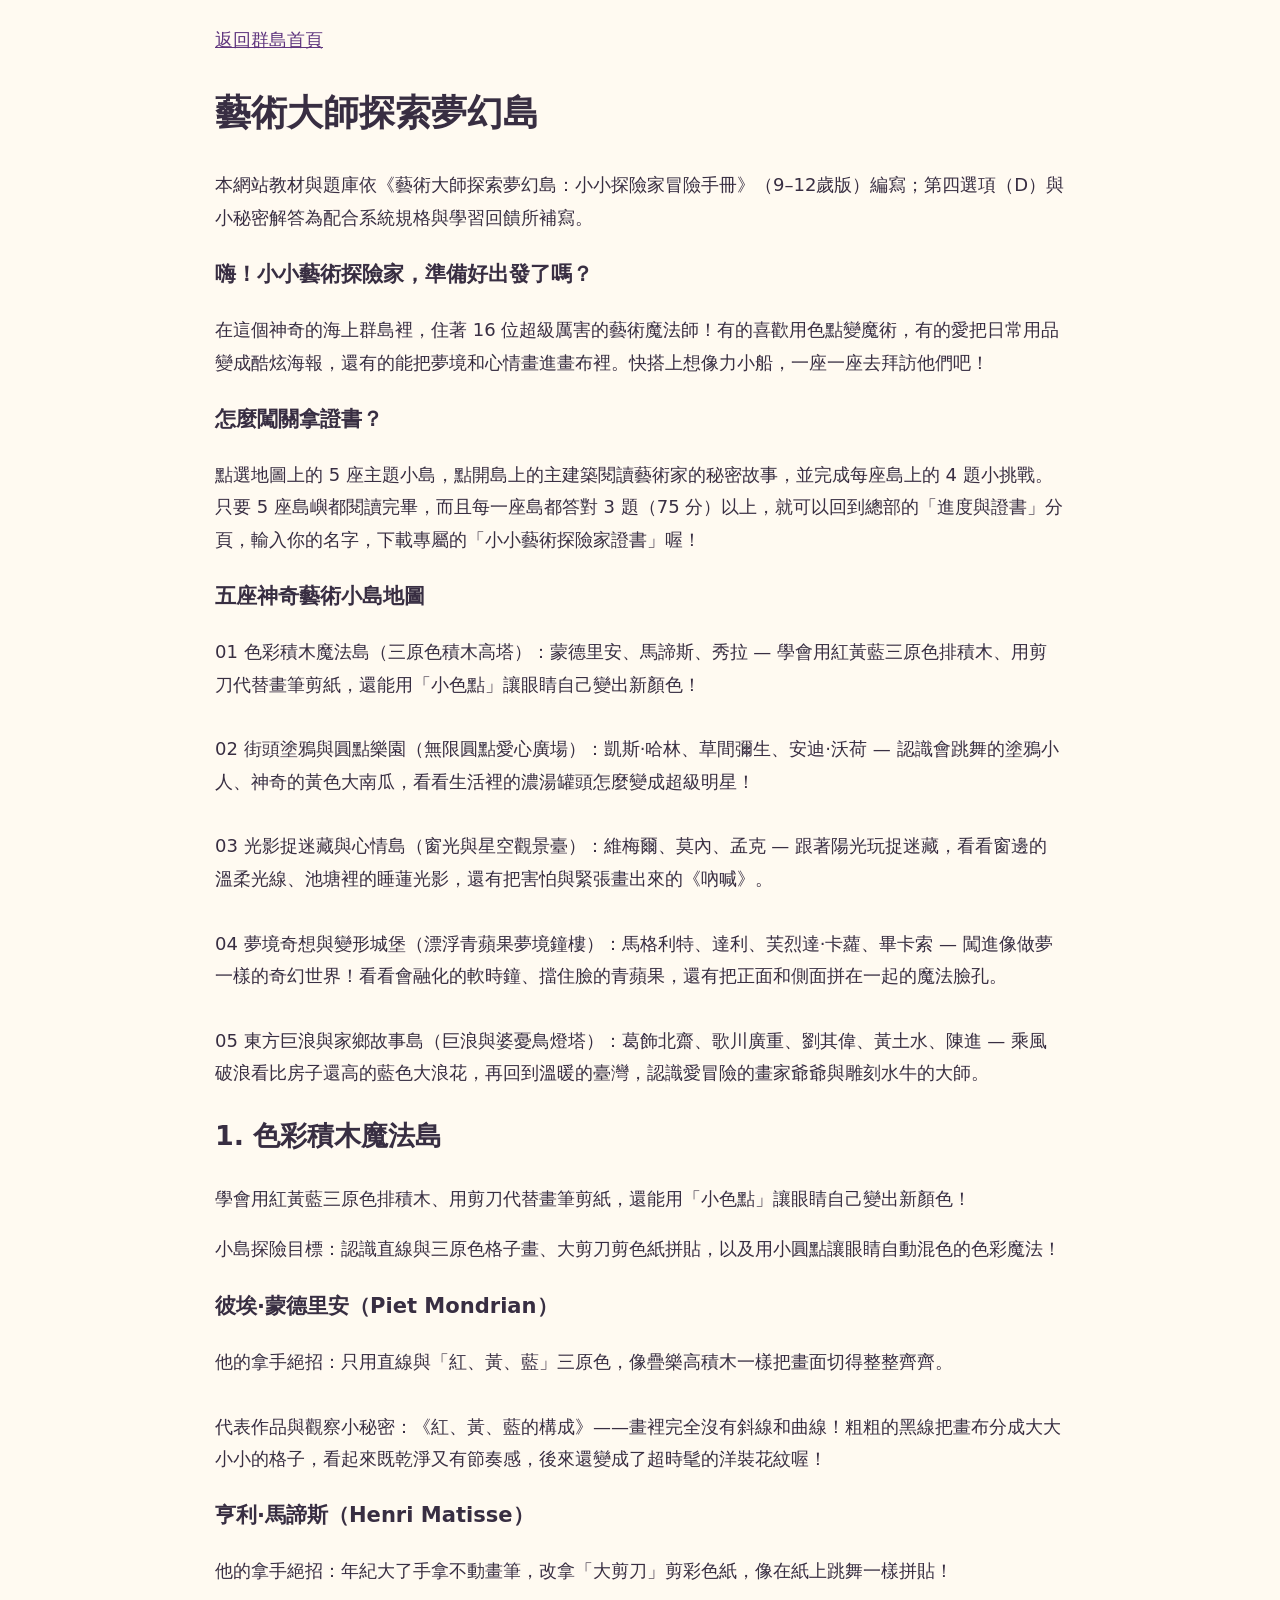
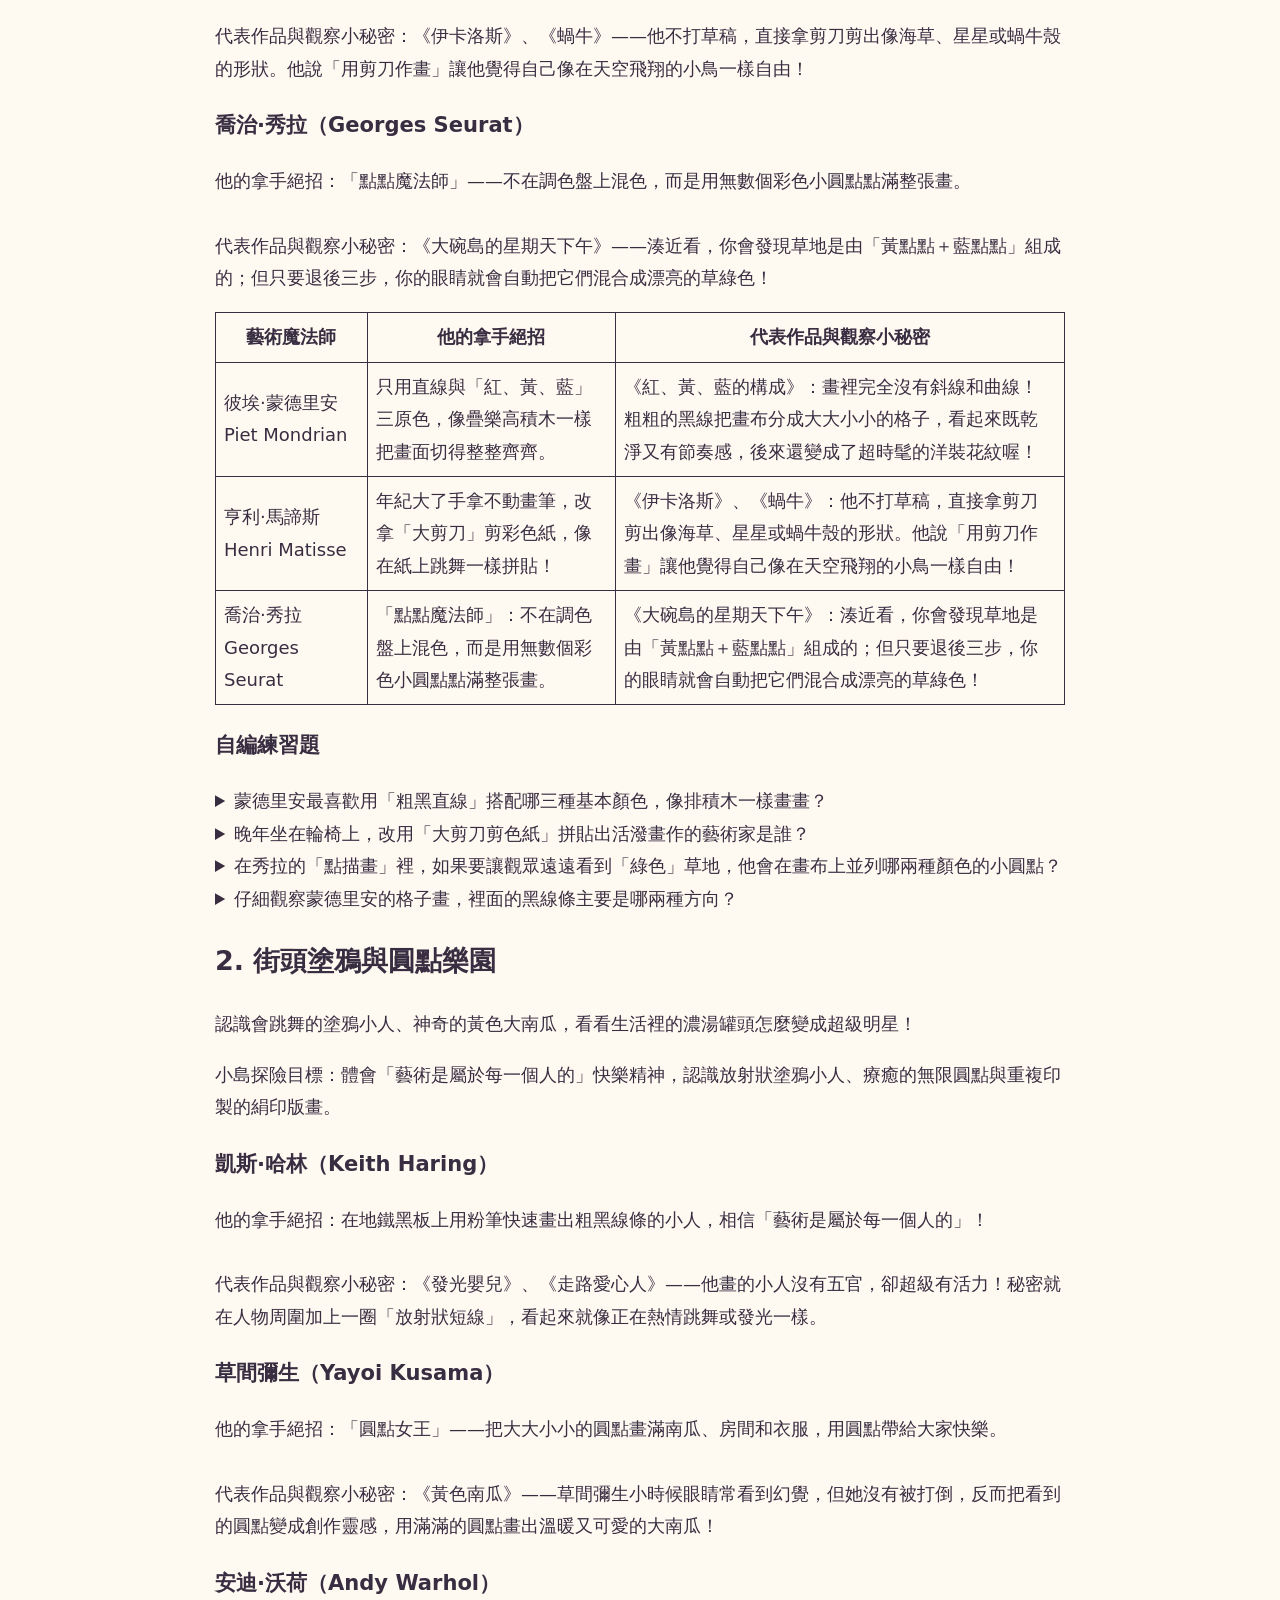
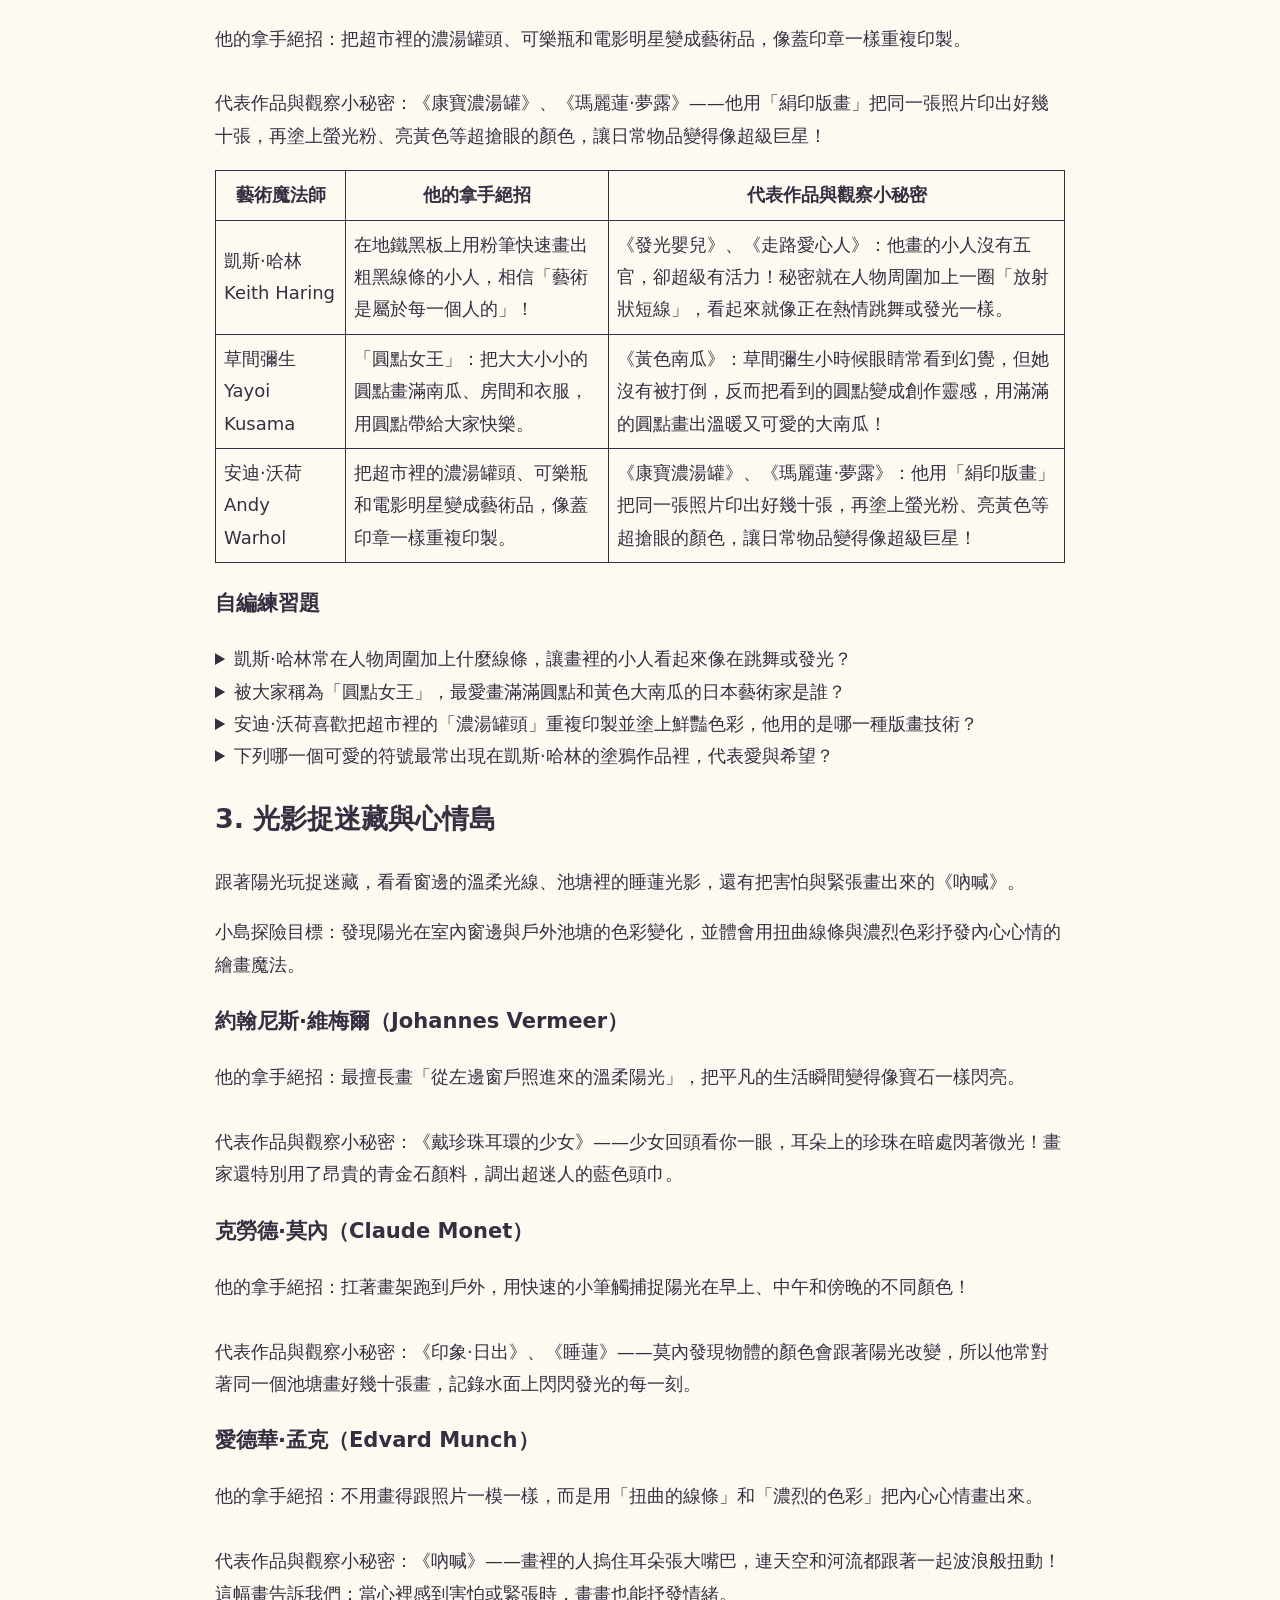
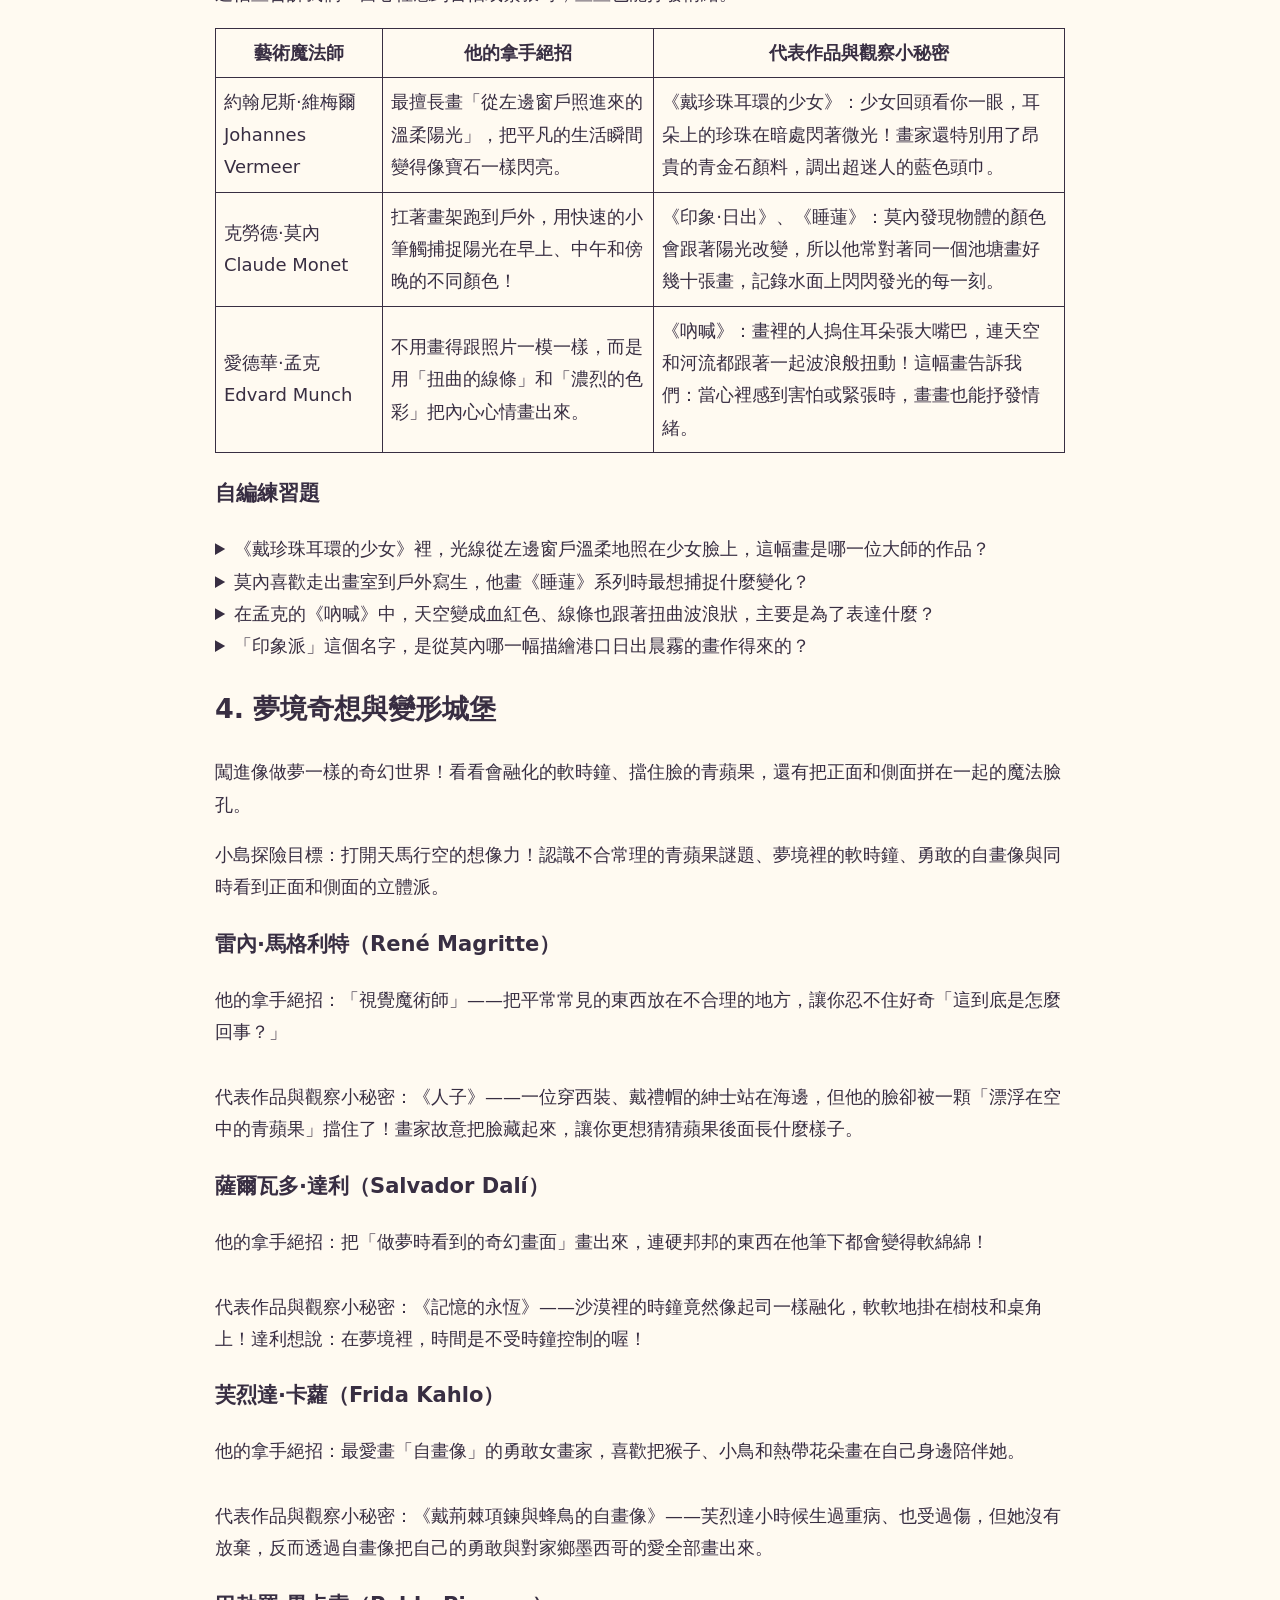
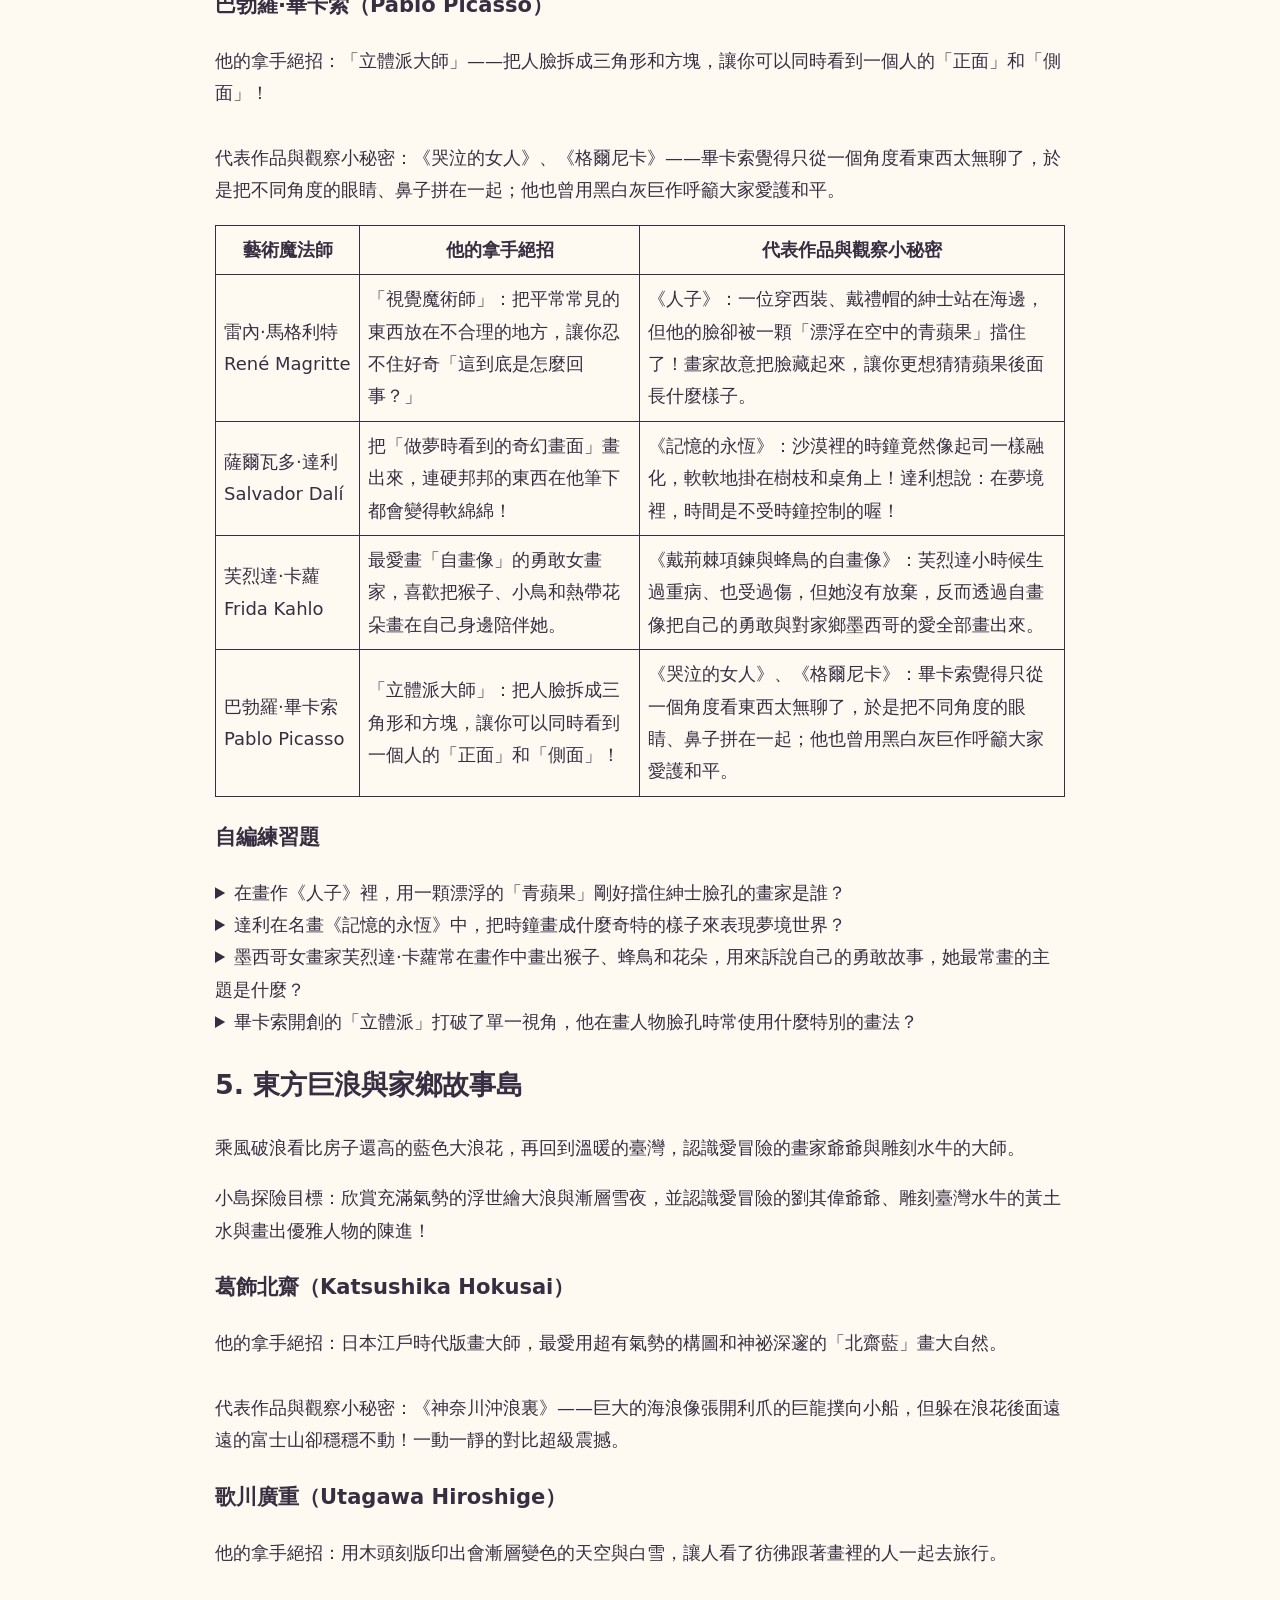
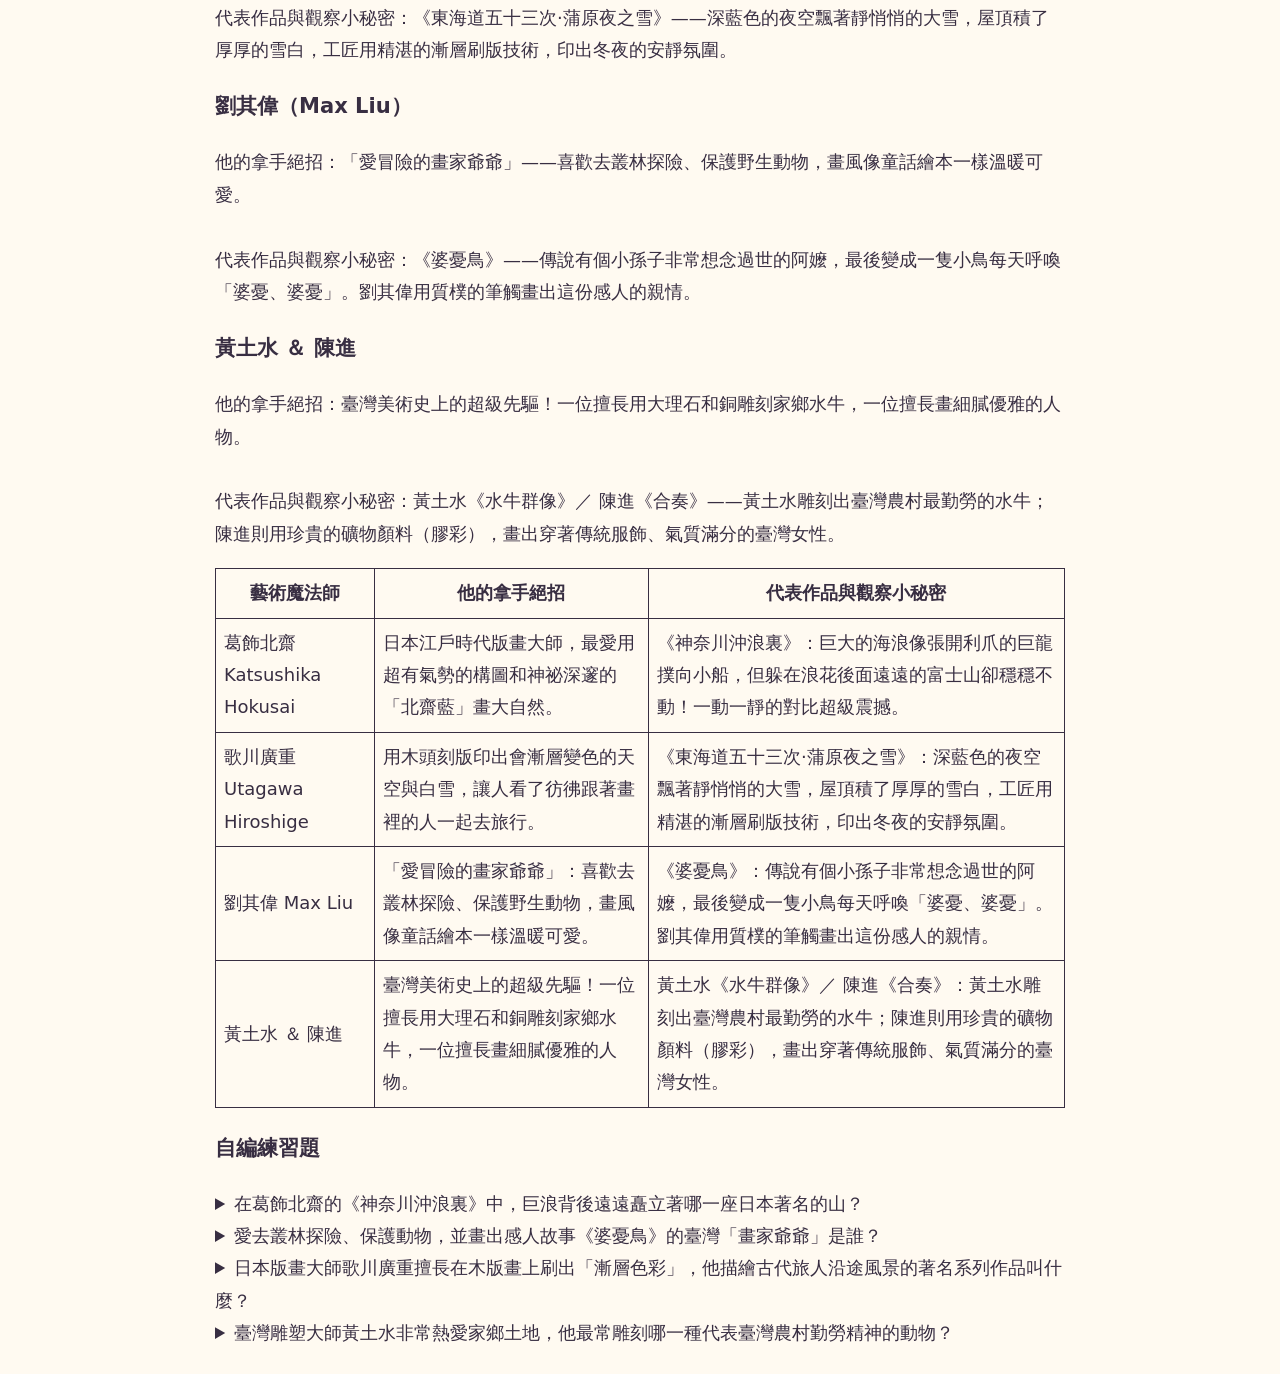
<file: content.html>
<!doctype html><html lang="zh-Hant"><meta charset="utf-8"><meta name="viewport" content="width=device-width,initial-scale=1"><title>完整文字教材｜藝術大師探索夢幻島</title><style>body{font:18px/1.8 system-ui;max-width:850px;margin:auto;padding:24px;background:#fffaf1;color:#382e42}pre,p{white-space:pre-wrap;overflow-wrap:anywhere}table{border-collapse:collapse}td,th{border:1px solid;padding:8px}a{color:#5f357e}</style><body><main><a href="./">返回群島首頁</a><h1>藝術大師探索夢幻島</h1><p>本網站教材與題庫依《藝術大師探索夢幻島：小小探險家冒險手冊》（9–12歲版）編寫；第四選項（D）與小秘密解答為配合系統規格與學習回饋所補寫。</p><h3>嗨！小小藝術探險家，準備好出發了嗎？</h3><p>在這個神奇的海上群島裡，住著 16 位超級厲害的藝術魔法師！有的喜歡用色點變魔術，有的愛把日常用品變成酷炫海報，還有的能把夢境和心情畫進畫布裡。快搭上想像力小船，一座一座去拜訪他們吧！</p><h3>怎麼闖關拿證書？</h3><p>點選地圖上的 5 座主題小島，點開島上的主建築閱讀藝術家的秘密故事，並完成每座島上的 4 題小挑戰。只要 5 座島嶼都閱讀完畢，而且每一座島都答對 3 題（75 分）以上，就可以回到總部的「進度與證書」分頁，輸入你的名字，下載專屬的「小小藝術探險家證書」喔！</p><h3>五座神奇藝術小島地圖</h3><p>01 色彩積木魔法島（三原色積木高塔）：蒙德里安、馬諦斯、秀拉 — 學會用紅黃藍三原色排積木、用剪刀代替畫筆剪紙，還能用「小色點」讓眼睛自己變出新顏色！

02 街頭塗鴉與圓點樂園（無限圓點愛心廣場）：凱斯·哈林、草間彌生、安迪·沃荷 — 認識會跳舞的塗鴉小人、神奇的黃色大南瓜，看看生活裡的濃湯罐頭怎麼變成超級明星！

03 光影捉迷藏與心情島（窗光與星空觀景臺）：維梅爾、莫內、孟克 — 跟著陽光玩捉迷藏，看看窗邊的溫柔光線、池塘裡的睡蓮光影，還有把害怕與緊張畫出來的《吶喊》。

04 夢境奇想與變形城堡（漂浮青蘋果夢境鐘樓）：馬格利特、達利、芙烈達·卡蘿、畢卡索 — 闖進像做夢一樣的奇幻世界！看看會融化的軟時鐘、擋住臉的青蘋果，還有把正面和側面拼在一起的魔法臉孔。

05 東方巨浪與家鄉故事島（巨浪與婆憂鳥燈塔）：葛飾北齋、歌川廣重、劉其偉、黃土水、陳進 — 乘風破浪看比房子還高的藍色大浪花，再回到溫暖的臺灣，認識愛冒險的畫家爺爺與雕刻水牛的大師。</p><section><h2>1. 色彩積木魔法島</h2><p>學會用紅黃藍三原色排積木、用剪刀代替畫筆剪紙，還能用「小色點」讓眼睛自己變出新顏色！</p><p>小島探險目標：認識直線與三原色格子畫、大剪刀剪色紙拼貼，以及用小圓點讓眼睛自動混色的色彩魔法！</p><h3>彼埃·蒙德里安（Piet Mondrian）</h3><p>他的拿手絕招：只用直線與「紅、黃、藍」三原色，像疊樂高積木一樣把畫面切得整整齊齊。

代表作品與觀察小秘密：《紅、黃、藍的構成》——畫裡完全沒有斜線和曲線！粗粗的黑線把畫布分成大大小小的格子，看起來既乾淨又有節奏感，後來還變成了超時髦的洋裝花紋喔！</p><h3>亨利·馬諦斯（Henri Matisse）</h3><p>他的拿手絕招：年紀大了手拿不動畫筆，改拿「大剪刀」剪彩色紙，像在紙上跳舞一樣拼貼！

代表作品與觀察小秘密：《伊卡洛斯》、《蝸牛》——他不打草稿，直接拿剪刀剪出像海草、星星或蝸牛殼的形狀。他說「用剪刀作畫」讓他覺得自己像在天空飛翔的小鳥一樣自由！</p><h3>喬治·秀拉（Georges Seurat）</h3><p>他的拿手絕招：「點點魔法師」——不在調色盤上混色，而是用無數個彩色小圓點點滿整張畫。

代表作品與觀察小秘密：《大碗島的星期天下午》——湊近看，你會發現草地是由「黃點點＋藍點點」組成的；但只要退後三步，你的眼睛就會自動把它們混合成漂亮的草綠色！</p><table><thead><tr><th>藝術魔法師</th><th>他的拿手絕招</th><th>代表作品與觀察小秘密</th></tr></thead><tbody><tr><td>彼埃·蒙德里安
Piet Mondrian</td><td>只用直線與「紅、黃、藍」三原色，像疊樂高積木一樣把畫面切得整整齊齊。</td><td>《紅、黃、藍的構成》：畫裡完全沒有斜線和曲線！粗粗的黑線把畫布分成大大小小的格子，看起來既乾淨又有節奏感，後來還變成了超時髦的洋裝花紋喔！</td></tr><tr><td>亨利·馬諦斯
Henri Matisse</td><td>年紀大了手拿不動畫筆，改拿「大剪刀」剪彩色紙，像在紙上跳舞一樣拼貼！</td><td>《伊卡洛斯》、《蝸牛》：他不打草稿，直接拿剪刀剪出像海草、星星或蝸牛殼的形狀。他說「用剪刀作畫」讓他覺得自己像在天空飛翔的小鳥一樣自由！</td></tr><tr><td>喬治·秀拉
Georges Seurat</td><td>「點點魔法師」：不在調色盤上混色，而是用無數個彩色小圓點點滿整張畫。</td><td>《大碗島的星期天下午》：湊近看，你會發現草地是由「黃點點＋藍點點」組成的；但只要退後三步，你的眼睛就會自動把它們混合成漂亮的草綠色！</td></tr></tbody></table><h3>自編練習題</h3><details><summary>蒙德里安最喜歡用「粗黑直線」搭配哪三種基本顏色，像排積木一樣畫畫？</summary><ol><li>紅、綠、紫</li><li>紅、黃、藍</li><li>粉紅、咖啡、灰</li><li>金、銀、銅</li></ol><p>正確答案：紅、黃、藍<br>小秘密解答：蒙德里安只用直線和「紅、黃、藍」三原色，像疊樂高積木一樣把畫布切得整整齊齊！</p></details><details><summary>晚年坐在輪椅上，改用「大剪刀剪色紙」拼貼出活潑畫作的藝術家是誰？</summary><ol><li>馬諦斯</li><li>秀拉</li><li>蒙德里安</li><li>達利</li></ol><p>正確答案：馬諦斯<br>小秘密解答：馬諦斯年紀大了手拿不動畫筆，改拿「大剪刀」剪彩色紙，他說「用剪刀作畫」就像在天空飛翔的小鳥一樣自由！</p></details><details><summary>在秀拉的「點描畫」裡，如果要讓觀眾遠遠看到「綠色」草地，他會在畫布上並列哪兩種顏色的小圓點？</summary><ol><li>紅色和黑色</li><li>黃色和藍色</li><li>白色和灰色</li><li>紫色和橘色</li></ol><p>正確答案：黃色和藍色<br>小秘密解答：湊近看《大碗島的星期天下午》，草地其實是由「黃點點＋藍點點」組成的，退後三步眼睛就會自動把它們混合成草綠色喔！</p></details><details><summary>仔細觀察蒙德里安的格子畫，裡面的黑線條主要是哪兩種方向？</summary><ol><li>波浪線和螺旋線</li><li>水平線和垂直線</li><li>閃電鋸齒線</li><li>愛心曲線</li></ol><p>正確答案：水平線和垂直線<br>小秘密解答：蒙德里安的《紅、黃、藍的構成》完全沒有斜線和曲線，只用水平線和垂直線把畫布分成大大小小的格子！</p></details></section><section><h2>2. 街頭塗鴉與圓點樂園</h2><p>認識會跳舞的塗鴉小人、神奇的黃色大南瓜，看看生活裡的濃湯罐頭怎麼變成超級明星！</p><p>小島探險目標：體會「藝術是屬於每一個人的」快樂精神，認識放射狀塗鴉小人、療癒的無限圓點與重複印製的絹印版畫。</p><h3>凱斯·哈林（Keith Haring）</h3><p>他的拿手絕招：在地鐵黑板上用粉筆快速畫出粗黑線條的小人，相信「藝術是屬於每一個人的」！

代表作品與觀察小秘密：《發光嬰兒》、《走路愛心人》——他畫的小人沒有五官，卻超級有活力！秘密就在人物周圍加上一圈「放射狀短線」，看起來就像正在熱情跳舞或發光一樣。</p><h3>草間彌生（Yayoi Kusama）</h3><p>他的拿手絕招：「圓點女王」——把大大小小的圓點畫滿南瓜、房間和衣服，用圓點帶給大家快樂。

代表作品與觀察小秘密：《黃色南瓜》——草間彌生小時候眼睛常看到幻覺，但她沒有被打倒，反而把看到的圓點變成創作靈感，用滿滿的圓點畫出溫暖又可愛的大南瓜！</p><h3>安迪·沃荷（Andy Warhol）</h3><p>他的拿手絕招：把超市裡的濃湯罐頭、可樂瓶和電影明星變成藝術品，像蓋印章一樣重複印製。

代表作品與觀察小秘密：《康寶濃湯罐》、《瑪麗蓮·夢露》——他用「絹印版畫」把同一張照片印出好幾十張，再塗上螢光粉、亮黃色等超搶眼的顏色，讓日常物品變得像超級巨星！</p><table><thead><tr><th>藝術魔法師</th><th>他的拿手絕招</th><th>代表作品與觀察小秘密</th></tr></thead><tbody><tr><td>凱斯·哈林
Keith Haring</td><td>在地鐵黑板上用粉筆快速畫出粗黑線條的小人，相信「藝術是屬於每一個人的」！</td><td>《發光嬰兒》、《走路愛心人》：他畫的小人沒有五官，卻超級有活力！秘密就在人物周圍加上一圈「放射狀短線」，看起來就像正在熱情跳舞或發光一樣。</td></tr><tr><td>草間彌生
Yayoi Kusama</td><td>「圓點女王」：把大大小小的圓點畫滿南瓜、房間和衣服，用圓點帶給大家快樂。</td><td>《黃色南瓜》：草間彌生小時候眼睛常看到幻覺，但她沒有被打倒，反而把看到的圓點變成創作靈感，用滿滿的圓點畫出溫暖又可愛的大南瓜！</td></tr><tr><td>安迪·沃荷
Andy Warhol</td><td>把超市裡的濃湯罐頭、可樂瓶和電影明星變成藝術品，像蓋印章一樣重複印製。</td><td>《康寶濃湯罐》、《瑪麗蓮·夢露》：他用「絹印版畫」把同一張照片印出好幾十張，再塗上螢光粉、亮黃色等超搶眼的顏色，讓日常物品變得像超級巨星！</td></tr></tbody></table><h3>自編練習題</h3><details><summary>凱斯·哈林常在人物周圍加上什麼線條，讓畫裡的小人看起來像在跳舞或發光？</summary><ol><li>放射狀小短線</li><li>虛線</li><li>蜘蛛網</li><li>波浪海浪線</li></ol><p>正確答案：放射狀小短線<br>小秘密解答：凱斯·哈林的小人雖然沒有五官，但加上一圈「放射狀小短線」，看起來就像正在熱情跳舞或發光一樣！</p></details><details><summary>被大家稱為「圓點女王」，最愛畫滿滿圓點和黃色大南瓜的日本藝術家是誰？</summary><ol><li>草間彌生</li><li>葛飾北齋</li><li>陳進</li><li>蒙德里安</li></ol><p>正確答案：草間彌生<br>小秘密解答：日本「圓點女王」草間彌生把小時候看到的圓點變成創作靈感，畫出溫暖又可愛的《黃色南瓜》帶給大家快樂！</p></details><details><summary>安迪·沃荷喜歡把超市裡的「濃湯罐頭」重複印製並塗上鮮豔色彩，他用的是哪一種版畫技術？</summary><ol><li>絹印版畫</li><li>馬鈴薯蓋印</li><li>樹葉拓印</li><li>剪紙拼貼</li></ol><p>正確答案：絹印版畫<br>小秘密解答：安迪·沃荷用「絹印版畫」像蓋印章一樣把同一張圖印出好幾十張，再塗上超搶眼的顏色，讓濃湯罐頭變得像超級巨星！</p></details><details><summary>下列哪一個可愛的符號最常出現在凱斯·哈林的塗鴉作品裡，代表愛與希望？</summary><ol><li>發光嬰兒與愛心人</li><li>融化的時鐘</li><li>飛天青蘋果</li><li>臺灣大水牛</li></ol><p>正確答案：發光嬰兒與愛心人<br>小秘密解答：《發光嬰兒》與《走路愛心人》是凱斯·哈林最可愛又充滿活力的代表符號，用來傳遞愛與希望！</p></details></section><section><h2>3. 光影捉迷藏與心情島</h2><p>跟著陽光玩捉迷藏，看看窗邊的溫柔光線、池塘裡的睡蓮光影，還有把害怕與緊張畫出來的《吶喊》。</p><p>小島探險目標：發現陽光在室內窗邊與戶外池塘的色彩變化，並體會用扭曲線條與濃烈色彩抒發內心心情的繪畫魔法。</p><h3>約翰尼斯·維梅爾（Johannes Vermeer）</h3><p>他的拿手絕招：最擅長畫「從左邊窗戶照進來的溫柔陽光」，把平凡的生活瞬間變得像寶石一樣閃亮。

代表作品與觀察小秘密：《戴珍珠耳環的少女》——少女回頭看你一眼，耳朵上的珍珠在暗處閃著微光！畫家還特別用了昂貴的青金石顏料，調出超迷人的藍色頭巾。</p><h3>克勞德·莫內（Claude Monet）</h3><p>他的拿手絕招：扛著畫架跑到戶外，用快速的小筆觸捕捉陽光在早上、中午和傍晚的不同顏色！

代表作品與觀察小秘密：《印象·日出》、《睡蓮》——莫內發現物體的顏色會跟著陽光改變，所以他常對著同一個池塘畫好幾十張畫，記錄水面上閃閃發光的每一刻。</p><h3>愛德華·孟克（Edvard Munch）</h3><p>他的拿手絕招：不用畫得跟照片一模一樣，而是用「扭曲的線條」和「濃烈的色彩」把內心心情畫出來。

代表作品與觀察小秘密：《吶喊》——畫裡的人摀住耳朵張大嘴巴，連天空和河流都跟著一起波浪般扭動！這幅畫告訴我們：當心裡感到害怕或緊張時，畫畫也能抒發情緒。</p><table><thead><tr><th>藝術魔法師</th><th>他的拿手絕招</th><th>代表作品與觀察小秘密</th></tr></thead><tbody><tr><td>約翰尼斯·維梅爾
Johannes Vermeer</td><td>最擅長畫「從左邊窗戶照進來的溫柔陽光」，把平凡的生活瞬間變得像寶石一樣閃亮。</td><td>《戴珍珠耳環的少女》：少女回頭看你一眼，耳朵上的珍珠在暗處閃著微光！畫家還特別用了昂貴的青金石顏料，調出超迷人的藍色頭巾。</td></tr><tr><td>克勞德·莫內
Claude Monet</td><td>扛著畫架跑到戶外，用快速的小筆觸捕捉陽光在早上、中午和傍晚的不同顏色！</td><td>《印象·日出》、《睡蓮》：莫內發現物體的顏色會跟著陽光改變，所以他常對著同一個池塘畫好幾十張畫，記錄水面上閃閃發光的每一刻。</td></tr><tr><td>愛德華·孟克
Edvard Munch</td><td>不用畫得跟照片一模一樣，而是用「扭曲的線條」和「濃烈的色彩」把內心心情畫出來。</td><td>《吶喊》：畫裡的人摀住耳朵張大嘴巴，連天空和河流都跟著一起波浪般扭動！這幅畫告訴我們：當心裡感到害怕或緊張時，畫畫也能抒發情緒。</td></tr></tbody></table><h3>自編練習題</h3><details><summary>《戴珍珠耳環的少女》裡，光線從左邊窗戶溫柔地照在少女臉上，這幅畫是哪一位大師的作品？</summary><ol><li>維梅爾</li><li>莫內</li><li>孟克</li><li>畢卡索</li></ol><p>正確答案：維梅爾<br>小秘密解答：維梅爾最擅長畫「從左邊窗戶照進來的溫柔陽光」，還用了昂貴的青金石顏料替少女調出迷人的藍色頭巾！</p></details><details><summary>莫內喜歡走出畫室到戶外寫生，他畫《睡蓮》系列時最想捕捉什麼變化？</summary><ol><li>陽光在不同時間照射在水面上的色彩</li><li>建築物的尺寸</li><li>太空船起飛</li><li>超市裡的濃湯罐頭</li></ol><p>正確答案：陽光在不同時間照射在水面上的色彩<br>小秘密解答：莫內發現物體的顏色會跟著陽光改變，所以他常常對著同一個池塘畫好幾十張《睡蓮》，記錄水面上閃閃發光的每一刻！</p></details><details><summary>在孟克的《吶喊》中，天空變成血紅色、線條也跟著扭曲波浪狀，主要是為了表達什麼？</summary><ol><li>心裡強烈的緊張與害怕情緒</li><li>開心地吃冰淇淋</li><li>在游泳池比賽</li><li>疊樂高積木</li></ol><p>正確答案：心裡強烈的緊張與害怕情緒<br>小秘密解答：孟克用扭曲的波浪線條和血紅色天空把內心心情畫出來，告訴我們感到害怕或緊張時，畫畫也能抒發情緒！</p></details><details><summary>「印象派」這個名字，是從莫內哪一幅描繪港口日出晨霧的畫作得來的？</summary><ol><li>《印象·日出》</li><li>《神奈川沖浪裏》</li><li>《婆憂鳥》</li><li>《記憶的永恆》</li></ol><p>正確答案：《印象·日出》<br>小秘密解答：莫內跑到戶外畫下港口日出晨霧的《印象·日出》，這就是「印象派」名字的由來喔！</p></details></section><section><h2>4. 夢境奇想與變形城堡</h2><p>闖進像做夢一樣的奇幻世界！看看會融化的軟時鐘、擋住臉的青蘋果，還有把正面和側面拼在一起的魔法臉孔。</p><p>小島探險目標：打開天馬行空的想像力！認識不合常理的青蘋果謎題、夢境裡的軟時鐘、勇敢的自畫像與同時看到正面和側面的立體派。</p><h3>雷內·馬格利特（René Magritte）</h3><p>他的拿手絕招：「視覺魔術師」——把平常常見的東西放在不合理的地方，讓你忍不住好奇「這到底是怎麼回事？」

代表作品與觀察小秘密：《人子》——一位穿西裝、戴禮帽的紳士站在海邊，但他的臉卻被一顆「漂浮在空中的青蘋果」擋住了！畫家故意把臉藏起來，讓你更想猜猜蘋果後面長什麼樣子。</p><h3>薩爾瓦多·達利（Salvador Dalí）</h3><p>他的拿手絕招：把「做夢時看到的奇幻畫面」畫出來，連硬邦邦的東西在他筆下都會變得軟綿綿！

代表作品與觀察小秘密：《記憶的永恆》——沙漠裡的時鐘竟然像起司一樣融化，軟軟地掛在樹枝和桌角上！達利想說：在夢境裡，時間是不受時鐘控制的喔！</p><h3>芙烈達·卡蘿（Frida Kahlo）</h3><p>他的拿手絕招：最愛畫「自畫像」的勇敢女畫家，喜歡把猴子、小鳥和熱帶花朵畫在自己身邊陪伴她。

代表作品與觀察小秘密：《戴荊棘項鍊與蜂鳥的自畫像》——芙烈達小時候生過重病、也受過傷，但她沒有放棄，反而透過自畫像把自己的勇敢與對家鄉墨西哥的愛全部畫出來。</p><h3>巴勃羅·畢卡索（Pablo Picasso）</h3><p>他的拿手絕招：「立體派大師」——把人臉拆成三角形和方塊，讓你可以同時看到一個人的「正面」和「側面」！

代表作品與觀察小秘密：《哭泣的女人》、《格爾尼卡》——畢卡索覺得只從一個角度看東西太無聊了，於是把不同角度的眼睛、鼻子拼在一起；他也曾用黑白灰巨作呼籲大家愛護和平。</p><table><thead><tr><th>藝術魔法師</th><th>他的拿手絕招</th><th>代表作品與觀察小秘密</th></tr></thead><tbody><tr><td>雷內·馬格利特
René Magritte</td><td>「視覺魔術師」：把平常常見的東西放在不合理的地方，讓你忍不住好奇「這到底是怎麼回事？」</td><td>《人子》：一位穿西裝、戴禮帽的紳士站在海邊，但他的臉卻被一顆「漂浮在空中的青蘋果」擋住了！畫家故意把臉藏起來，讓你更想猜猜蘋果後面長什麼樣子。</td></tr><tr><td>薩爾瓦多·達利
Salvador Dalí</td><td>把「做夢時看到的奇幻畫面」畫出來，連硬邦邦的東西在他筆下都會變得軟綿綿！</td><td>《記憶的永恆》：沙漠裡的時鐘竟然像起司一樣融化，軟軟地掛在樹枝和桌角上！達利想說：在夢境裡，時間是不受時鐘控制的喔！</td></tr><tr><td>芙烈達·卡蘿
Frida Kahlo</td><td>最愛畫「自畫像」的勇敢女畫家，喜歡把猴子、小鳥和熱帶花朵畫在自己身邊陪伴她。</td><td>《戴荊棘項鍊與蜂鳥的自畫像》：芙烈達小時候生過重病、也受過傷，但她沒有放棄，反而透過自畫像把自己的勇敢與對家鄉墨西哥的愛全部畫出來。</td></tr><tr><td>巴勃羅·畢卡索
Pablo Picasso</td><td>「立體派大師」：把人臉拆成三角形和方塊，讓你可以同時看到一個人的「正面」和「側面」！</td><td>《哭泣的女人》、《格爾尼卡》：畢卡索覺得只從一個角度看東西太無聊了，於是把不同角度的眼睛、鼻子拼在一起；他也曾用黑白灰巨作呼籲大家愛護和平。</td></tr></tbody></table><h3>自編練習題</h3><details><summary>在畫作《人子》裡，用一顆漂浮的「青蘋果」剛好擋住紳士臉孔的畫家是誰？</summary><ol><li>馬格利特</li><li>達利</li><li>畢卡索</li><li>維梅爾</li></ol><p>正確答案：馬格利特<br>小秘密解答：「視覺魔術師」馬格利特在《人子》裡故意用一顆漂浮在空中的青蘋果擋住紳士的臉，讓你忍不住好奇蘋果後面長什麼樣子！</p></details><details><summary>達利在名畫《記憶的永恆》中，把時鐘畫成什麼奇特的樣子來表現夢境世界？</summary><ol><li>像起司一樣軟化垂掛</li><li>變成正方形積木</li><li>變成火箭</li><li>變成黃色大南瓜</li></ol><p>正確答案：像起司一樣軟化垂掛<br>小秘密解答：達利把夢境裡的時鐘畫得像起司一樣融化垂掛，告訴大家在夢境裡，時間是不受時鐘控制的喔！</p></details><details><summary>墨西哥女畫家芙烈達·卡蘿常在畫作中畫出猴子、蜂鳥和花朵，用來訴說自己的勇敢故事，她最常畫的主題是什麼？</summary><ol><li>自畫像</li><li>海底世界</li><li>恐龍化石</li><li>濃湯罐頭</li></ol><p>正確答案：自畫像<br>小秘密解答：芙烈達·卡蘿最愛畫「自畫像」，喜歡把猴子、小鳥和熱帶花朵畫在自己身邊陪伴她，用畫筆說出自己的勇敢故事！</p></details><details><summary>畢卡索開創的「立體派」打破了單一視角，他在畫人物臉孔時常使用什麼特別的畫法？</summary><ol><li>同時把正面和側面拼貼在一起</li><li>只畫後腦勺</li><li>全部塗成全白</li><li>只用圓點點滿臉孔</li></ol><p>正確答案：同時把正面和側面拼貼在一起<br>小秘密解答：畢卡索覺得只從一個角度看東西太無聊了，於是把人臉拆成三角形和方塊，把「正面」和「側面」同時拼在一起！</p></details></section><section><h2>5. 東方巨浪與家鄉故事島</h2><p>乘風破浪看比房子還高的藍色大浪花，再回到溫暖的臺灣，認識愛冒險的畫家爺爺與雕刻水牛的大師。</p><p>小島探險目標：欣賞充滿氣勢的浮世繪大浪與漸層雪夜，並認識愛冒險的劉其偉爺爺、雕刻臺灣水牛的黃土水與畫出優雅人物的陳進！</p><h3>葛飾北齋（Katsushika Hokusai）</h3><p>他的拿手絕招：日本江戶時代版畫大師，最愛用超有氣勢的構圖和神祕深邃的「北齋藍」畫大自然。

代表作品與觀察小秘密：《神奈川沖浪裏》——巨大的海浪像張開利爪的巨龍撲向小船，但躲在浪花後面遠遠的富士山卻穩穩不動！一動一靜的對比超級震撼。</p><h3>歌川廣重（Utagawa Hiroshige）</h3><p>他的拿手絕招：用木頭刻版印出會漸層變色的天空與白雪，讓人看了彷彿跟著畫裡的人一起去旅行。

代表作品與觀察小秘密：《東海道五十三次·蒲原夜之雪》——深藍色的夜空飄著靜悄悄的大雪，屋頂積了厚厚的雪白，工匠用精湛的漸層刷版技術，印出冬夜的安靜氛圍。</p><h3>劉其偉（Max Liu）</h3><p>他的拿手絕招：「愛冒險的畫家爺爺」——喜歡去叢林探險、保護野生動物，畫風像童話繪本一樣溫暖可愛。

代表作品與觀察小秘密：《婆憂鳥》——傳說有個小孫子非常想念過世的阿嬤，最後變成一隻小鳥每天呼喚「婆憂、婆憂」。劉其偉用質樸的筆觸畫出這份感人的親情。</p><h3>黃土水 ＆ 陳進</h3><p>他的拿手絕招：臺灣美術史上的超級先驅！一位擅長用大理石和銅雕刻家鄉水牛，一位擅長畫細膩優雅的人物。

代表作品與觀察小秘密：黃土水《水牛群像》／ 陳進《合奏》——黃土水雕刻出臺灣農村最勤勞的水牛；陳進則用珍貴的礦物顏料（膠彩），畫出穿著傳統服飾、氣質滿分的臺灣女性。</p><table><thead><tr><th>藝術魔法師</th><th>他的拿手絕招</th><th>代表作品與觀察小秘密</th></tr></thead><tbody><tr><td>葛飾北齋
Katsushika Hokusai</td><td>日本江戶時代版畫大師，最愛用超有氣勢的構圖和神祕深邃的「北齋藍」畫大自然。</td><td>《神奈川沖浪裏》：巨大的海浪像張開利爪的巨龍撲向小船，但躲在浪花後面遠遠的富士山卻穩穩不動！一動一靜的對比超級震撼。</td></tr><tr><td>歌川廣重
Utagawa Hiroshige</td><td>用木頭刻版印出會漸層變色的天空與白雪，讓人看了彷彿跟著畫裡的人一起去旅行。</td><td>《東海道五十三次·蒲原夜之雪》：深藍色的夜空飄著靜悄悄的大雪，屋頂積了厚厚的雪白，工匠用精湛的漸層刷版技術，印出冬夜的安靜氛圍。</td></tr><tr><td>劉其偉
Max Liu</td><td>「愛冒險的畫家爺爺」：喜歡去叢林探險、保護野生動物，畫風像童話繪本一樣溫暖可愛。</td><td>《婆憂鳥》：傳說有個小孫子非常想念過世的阿嬤，最後變成一隻小鳥每天呼喚「婆憂、婆憂」。劉其偉用質樸的筆觸畫出這份感人的親情。</td></tr><tr><td>黃土水 ＆ 陳進</td><td>臺灣美術史上的超級先驅！一位擅長用大理石和銅雕刻家鄉水牛，一位擅長畫細膩優雅的人物。</td><td>黃土水《水牛群像》／ 陳進《合奏》：黃土水雕刻出臺灣農村最勤勞的水牛；陳進則用珍貴的礦物顏料（膠彩），畫出穿著傳統服飾、氣質滿分的臺灣女性。</td></tr></tbody></table><h3>自編練習題</h3><details><summary>在葛飾北齋的《神奈川沖浪裏》中，巨浪背後遠遠矗立著哪一座日本著名的山？</summary><ol><li>富士山</li><li>玉山</li><li>陽明山</li><li>阿里山</li></ol><p>正確答案：富士山<br>小秘密解答：在《神奈川沖浪裏》裡，巨大的「北齋藍」海浪撲向小船，遠遠躲在浪花後面的正是穩穩不動的富士山！</p></details><details><summary>愛去叢林探險、保護動物，並畫出感人故事《婆憂鳥》的臺灣「畫家爺爺」是誰？</summary><ol><li>劉其偉</li><li>黃土水</li><li>歌川廣重</li><li>莫內</li></ol><p>正確答案：劉其偉<br>小秘密解答：「愛冒險的畫家爺爺」劉其偉喜歡去叢林探險、保護野生動物，並用溫暖質樸的筆觸畫出《婆憂鳥》！</p></details><details><summary>日本版畫大師歌川廣重擅長在木版畫上刷出「漸層色彩」，他描繪古代旅人沿途風景的著名系列作品叫什麼？</summary><ol><li>《東海道五十三次》</li><li>《睡蓮》</li><li>《格爾尼卡》</li><li>《黃色南瓜》</li></ol><p>正確答案：《東海道五十三次》<br>小秘密解答：歌川廣重在《東海道五十三次·蒲原夜之雪》用精湛的漸層刷版技術，印出深藍夜空與安靜飄雪的旅行氛圍！</p></details><details><summary>臺灣雕塑大師黃土水非常熱愛家鄉土地，他最常雕刻哪一種代表臺灣農村勤勞精神的動物？</summary><ol><li>臺灣水牛</li><li>北極熊</li><li>袋鼠</li><li>大象</li></ol><p>正確答案：臺灣水牛<br>小秘密解答：黃土水擅長用大理石和銅雕刻出臺灣農村最勤勞的「臺灣水牛」，代表作就是超有名的《水牛群像》喔！</p></details></section></main></body></html>
</file>
